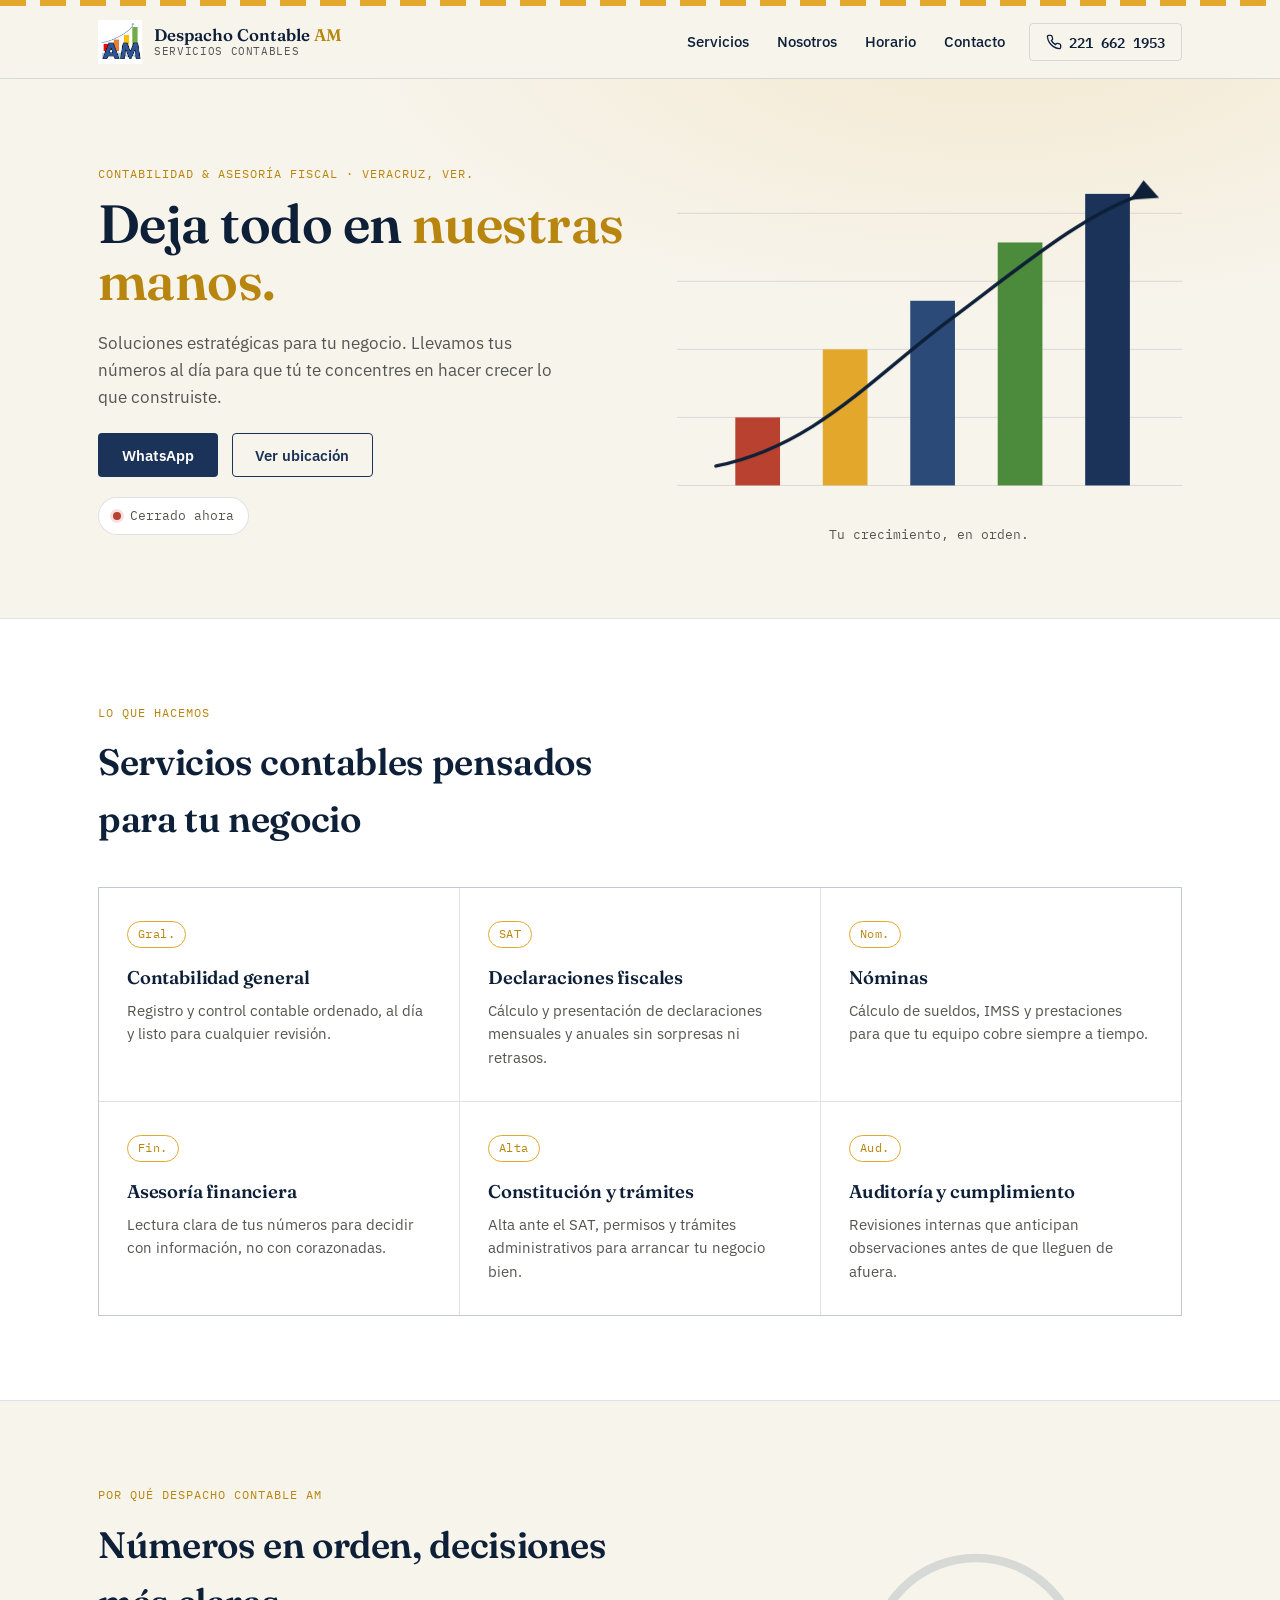
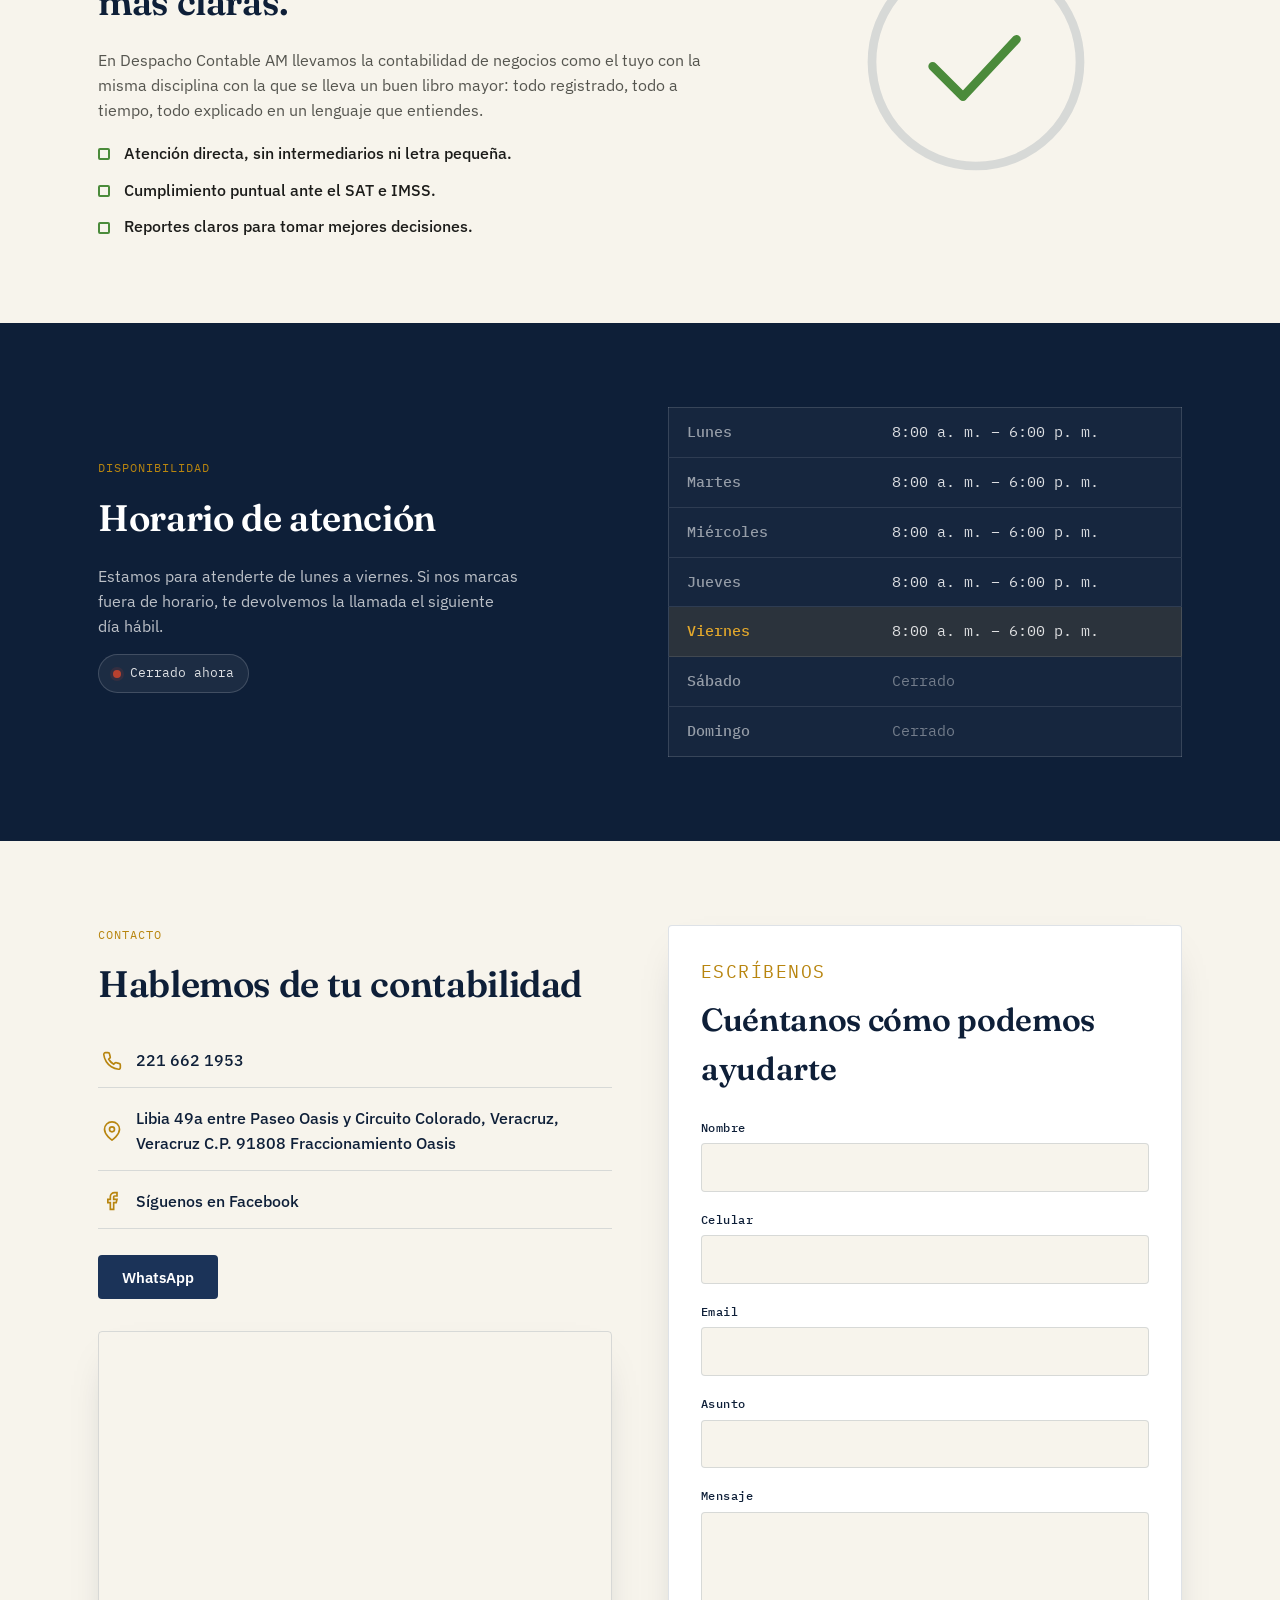
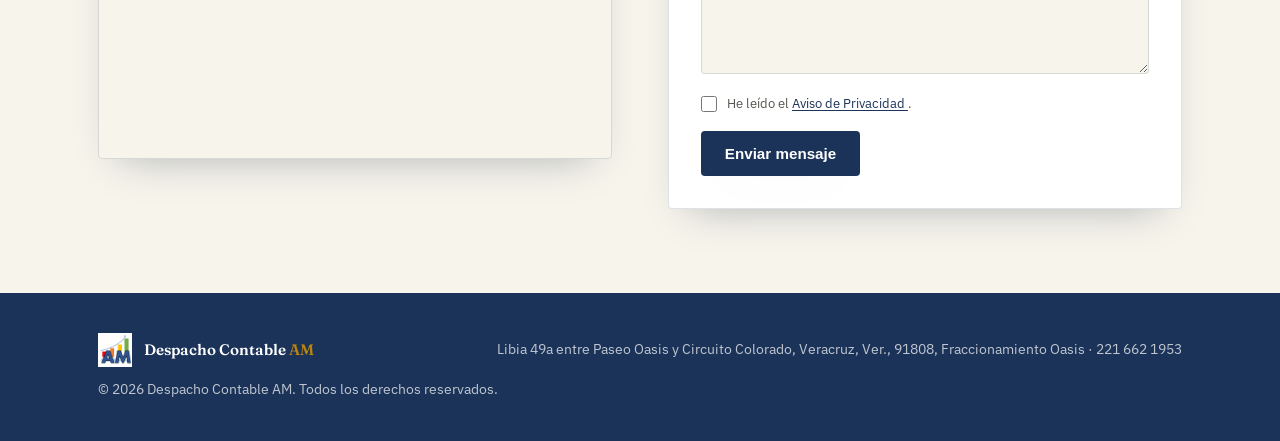
<file: index.html>
<!doctype html>
<html lang="es-MX">
  <head>
    <meta charset="UTF-8" />
    <meta name="viewport" content="width=device-width, initial-scale=1" />
    <meta name="robots" content="index, follow" />
    <title>
      Despacho Contable AM — Contabilidad y asesoría fiscal en Veracruz
    </title>
    <meta
      name="description"
      content="Despacho Contable AM: contabilidad general, nóminas, declaraciones fiscales y asesoría financiera en Veracruz, México. Deja todo en nuestras manos."
    />

    <link rel="canonical" href="https://despacho-contable-am.vercel.app/" />

    <link rel="icon" href="assets/logo.png" type="image/png" />
    <link rel="preconnect" href="https://fonts.googleapis.com" />
    <link rel="preconnect" href="https://fonts.gstatic.com" crossorigin />

    <meta property="og:type" content="website" />
    <meta property="og:locale" content="es_MX" />
    <meta
      property="og:title"
      content="Despacho Contable AM — Contabilidad y asesoría fiscal en Veracruz"
    />
    <meta
      property="og:description"
      content="Contabilidad general, nóminas, declaraciones fiscales y asesoría financiera en Veracruz, México."
    />
    <meta
      property="og:url"
      content="https://despacho-contable-am.vercel.app/"
    />
    <meta
      property="og:image"
      content="https://despacho-contable-am.vercel.app/assets/og-image.jpg"
    />

    <script type="application/ld+json">
      {
        "@context": "https://schema.org",
        "@type": "AccountingService",
        "name": "Despacho Contable AM",
        "url": "https://despacho-contable-am.vercel.app/",
        "logo": "https://despacho-contable-am.vercel.app/assets/logo.png",
        "image": "https://despacho-contable-am.vercel.app/assets/og-image.jpg",
        "telephone": "+522216621953",
        "address": {
          "@type": "PostalAddress",
          "streetAddress": "Libia 49a",
          "addressLocality": "Veracruz",
          "addressRegion": "Veracruz",
          "postalCode": "91808",
          "addressCountry": "MX"
        },
        "geo": {
          "@type": "GeoCoordinates",
          "latitude": 19.203451,
          "longitude": -96.219655
        },
        "openingHoursSpecification": [
          {
            "@type": "OpeningHoursSpecification",
            "dayOfWeek": [
              "Monday",
              "Tuesday",
              "Wednesday",
              "Thursday",
              "Friday"
            ],
            "opens": "08:00",
            "closes": "18:00"
          }
        ],
        "sameAs": ["https://www.facebook.com/profile.php?id=61553483250418"]
      }
    </script>

    <link
      href="https://fonts.googleapis.com/css2?family=Fraunces:opsz,wght@9..144,400;9..144,500;9..144,600;9..144,700&family=IBM+Plex+Sans:wght@400;500;600;700&family=IBM+Plex+Mono:wght@400;500&display=swap"
      rel="stylesheet"
    />
    <link rel="stylesheet" href="styles.css" />
  </head>

  <body id="top">
    <div class="ledger-rule" aria-hidden="true"></div>

    <header class="site-header">
      <div class="wrap header-inner">
        <a class="brand" href="#top">
          <img
            src="assets/logo.png"
            alt="Despacho Contable AM"
            class="brand-logo"
          />
          <span class="brand-text">
            <span class="brand-name">Despacho Contable <em>AM</em></span>
            <span class="brand-tag">Servicios contables</span>
          </span>
        </a>

        <nav class="site-nav" id="site-nav">
          <a href="#servicios">Servicios</a>
          <a href="#nosotros">Nosotros</a>
          <a href="#horario">Horario</a>
          <a href="#contacto">Contacto</a>
        </nav>

        <a
          class="btn btn-call"
          href="https://wa.me/522216621953"
          target="_blank"
          rel="noopener"
        >
          <svg
            width="16"
            height="16"
            viewBox="0 0 24 24"
            fill="none"
            stroke="currentColor"
            stroke-width="2"
          >
            <path
              d="M22 16.92v3a2 2 0 0 1-2.18 2 19.79 19.79 0 0 1-8.63-3.07 19.5 19.5 0 0 1-6-6 19.79 19.79 0 0 1-3.07-8.67A2 2 0 0 1 4.11 2h3a2 2 0 0 1 2 1.72c.127.96.362 1.903.7 2.81a2 2 0 0 1-.45 2.11L8.09 9.91a16 16 0 0 0 6 6l1.27-1.27a2 2 0 0 1 2.11-.45c.907.338 1.85.573 2.81.7A2 2 0 0 1 22 16.92z"
            />
          </svg>
          221 662 1953
        </a>

        <button
          class="nav-toggle"
          id="nav-toggle"
          aria-label="Abrir menú"
          aria-expanded="false"
          aria-controls="site-nav"
        >
          <span></span><span></span><span></span>
        </button>
      </div>
    </header>

    <main>
      <!-- HERO -->
      <section class="hero">
        <div class="wrap hero-inner">
          <div class="hero-copy">
            <p class="eyebrow">
              Contabilidad &amp; asesoría fiscal · Veracruz, Ver.
            </p>
            <h1>Deja todo en <em>nuestras manos.</em></h1>
            <p class="hero-lead">
              Soluciones estratégicas para tu negocio. Llevamos tus números al
              día para que tú te concentres en hacer crecer lo que construiste.
            </p>
            <div class="hero-actions">
              <a
                href="https://wa.me/522216621953"
                class="btn btn-primary contact-cta"
                target="_blank"
                rel="noopener"
                >WhatsApp</a
              >
              <a href="#contacto" class="btn btn-ghost">Ver ubicación</a>
            </div>
            <p class="hero-status" id="hero-status">
              <span class="status-dot" id="status-dot"></span>
              <span id="status-text">Consultando horario…</span>
            </p>
          </div>

          <div class="hero-chart" aria-hidden="true">
            <svg viewBox="0 0 520 380" class="chart-svg">
              <!-- ledger grid -->
              <g class="grid-lines">
                <line x1="0" y1="60" x2="520" y2="60" />
                <line x1="0" y1="130" x2="520" y2="130" />
                <line x1="0" y1="200" x2="520" y2="200" />
                <line x1="0" y1="270" x2="520" y2="270" />
                <line x1="0" y1="340" x2="520" y2="340" />
              </g>
              <!-- bars -->
              <rect class="bar bar-1" x="60" y="270" width="46" height="70" />
              <rect class="bar bar-2" x="150" y="200" width="46" height="140" />
              <rect class="bar bar-3" x="240" y="150" width="46" height="190" />
              <rect class="bar bar-4" x="330" y="90" width="46" height="250" />
              <rect class="bar bar-5" x="420" y="40" width="46" height="300" />
              <!-- ascending line -->
              <path
                class="ascend-line"
                d="M40 320 C 140 300, 200 230, 280 170 S 420 60, 480 40"
              />
              <polygon class="ascend-arrow" points="480,26 496,44 466,46" />
            </svg>
            <p class="chart-caption">Tu crecimiento, en orden.</p>
          </div>
        </div>
      </section>

      <!-- SERVICIOS -->
      <section id="servicios" class="section services">
        <div class="wrap">
          <p class="eyebrow">Lo que hacemos</p>
          <h2>Servicios contables pensados para tu negocio</h2>

          <div class="service-grid">
            <article class="service-card">
              <span class="service-mark">Gral.</span>
              <h3>Contabilidad general</h3>
              <p>
                Registro y control contable ordenado, al día y listo para
                cualquier revisión.
              </p>
            </article>
            <article class="service-card">
              <span class="service-mark">SAT</span>
              <h3>Declaraciones fiscales</h3>
              <p>
                Cálculo y presentación de declaraciones mensuales y anuales sin
                sorpresas ni retrasos.
              </p>
            </article>
            <article class="service-card">
              <span class="service-mark">Nom.</span>
              <h3>Nóminas</h3>
              <p>
                Cálculo de sueldos, IMSS y prestaciones para que tu equipo cobre
                siempre a tiempo.
              </p>
            </article>
            <article class="service-card">
              <span class="service-mark">Fin.</span>
              <h3>Asesoría financiera</h3>
              <p>
                Lectura clara de tus números para decidir con información, no
                con corazonadas.
              </p>
            </article>
            <article class="service-card">
              <span class="service-mark">Alta</span>
              <h3>Constitución y trámites</h3>
              <p>
                Alta ante el SAT, permisos y trámites administrativos para
                arrancar tu negocio bien.
              </p>
            </article>
            <article class="service-card">
              <span class="service-mark">Aud.</span>
              <h3>Auditoría y cumplimiento</h3>
              <p>
                Revisiones internas que anticipan observaciones antes de que
                lleguen de afuera.
              </p>
            </article>
          </div>
        </div>
      </section>

      <!-- NOSOTROS -->
      <section id="nosotros" class="section about">
        <div class="wrap about-inner">
          <div class="about-copy">
            <p class="eyebrow">Por qué Despacho Contable AM</p>
            <h2>Números en orden, decisiones más claras.</h2>
            <p>
              En Despacho Contable AM llevamos la contabilidad de negocios como
              el tuyo con la misma disciplina con la que se lleva un buen libro
              mayor: todo registrado, todo a tiempo, todo explicado en un
              lenguaje que entiendes.
            </p>
            <ul class="about-points">
              <li>Atención directa, sin intermediarios ni letra pequeña.</li>
              <li>Cumplimiento puntual ante el SAT e IMSS.</li>
              <li>Reportes claros para tomar mejores decisiones.</li>
            </ul>
          </div>
          <div class="about-figure" aria-hidden="true">
            <svg viewBox="0 0 300 300" class="figure-svg">
              <circle cx="150" cy="150" r="120" class="figure-ring" />
              <path class="figure-tick" d="M100 155 L135 190 L205 115" />
            </svg>
          </div>
        </div>
      </section>

      <!-- HORARIO -->
      <section id="horario" class="section schedule">
        <div class="wrap schedule-inner">
          <div>
            <p class="eyebrow">Disponibilidad</p>
            <h2>Horario de atención</h2>
            <p class="schedule-lead">
              Estamos para atenderte de lunes a viernes. Si nos marcas fuera de
              horario, te devolvemos la llamada el siguiente día hábil.
            </p>
            <p class="hero-status schedule-status">
              <span class="status-dot" id="status-dot-2"></span>
              <span id="status-text-2">Consultando horario…</span>
            </p>
          </div>

          <table class="schedule-table" id="schedule-table">
            <tbody>
              <tr data-day="1">
                <th>Lunes</th>
                <td>8:00 a. m. – 6:00 p. m.</td>
              </tr>
              <tr data-day="2">
                <th>Martes</th>
                <td>8:00 a. m. – 6:00 p. m.</td>
              </tr>
              <tr data-day="3">
                <th>Miércoles</th>
                <td>8:00 a. m. – 6:00 p. m.</td>
              </tr>
              <tr data-day="4">
                <th>Jueves</th>
                <td>8:00 a. m. – 6:00 p. m.</td>
              </tr>
              <tr data-day="5">
                <th>Viernes</th>
                <td>8:00 a. m. – 6:00 p. m.</td>
              </tr>
              <tr data-day="6">
                <th>Sábado</th>
                <td class="closed">Cerrado</td>
              </tr>
              <tr data-day="0">
                <th>Domingo</th>
                <td class="closed">Cerrado</td>
              </tr>
            </tbody>
          </table>
        </div>
      </section>

      <!-- CONTACTO -->
      <section id="contacto" class="section contact">
        <div class="wrap contact-inner">
          <div class="contact-copy">
            <p class="eyebrow">Contacto</p>
            <h2>Hablemos de tu contabilidad</h2>

            <div class="contact-list">
              <a
                href="https://wa.me/522216621953"
                class="contact-item"
                target="_blank"
                rel="noopener"
              >
                <svg
                  width="20"
                  height="20"
                  viewBox="0 0 24 24"
                  fill="none"
                  stroke="currentColor"
                  stroke-width="2"
                >
                  <path
                    d="M22 16.92v3a2 2 0 0 1-2.18 2 19.79 19.79 0 0 1-8.63-3.07 19.5 19.5 0 0 1-6-6 19.79 19.79 0 0 1-3.07-8.67A2 2 0 0 1 4.11 2h3a2 2 0 0 1 2 1.72c.127.96.362 1.903.7 2.81a2 2 0 0 1-.45 2.11L8.09 9.91a16 16 0 0 0 6 6l1.27-1.27a2 2 0 0 1 2.11-.45c.907.338 1.85.573 2.81.7A2 2 0 0 1 22 16.92z"
                  />
                </svg>
                <span>221 662 1953</span>
              </a>

              <a
                class="contact-item"
                href="https://maps.app.goo.gl/DfeY7uZKvS2wfUbW8"
                target="_blank"
                rel="noopener"
              >
                <svg
                  width="20"
                  height="20"
                  viewBox="0 0 24 24"
                  fill="none"
                  stroke="currentColor"
                  stroke-width="2"
                >
                  <path d="M21 10c0 7-9 13-9 13s-9-6-9-13a9 9 0 0 1 18 0z" />
                  <circle cx="12" cy="10" r="3" />
                </svg>
                <span
                  >Libia 49a entre Paseo Oasis y Circuito Colorado, Veracruz,
                  Veracruz C.P. 91808 Fraccionamiento Oasis</span
                >
              </a>

              <a
                class="contact-item"
                href="https://www.facebook.com/profile.php?id=61553483250418"
                target="_blank"
                rel="noopener"
              >
                <svg
                  width="20"
                  height="20"
                  viewBox="0 0 24 24"
                  fill="none"
                  stroke="currentColor"
                  stroke-width="2"
                >
                  <path
                    d="M18 2h-3a5 5 0 0 0-5 5v3H7v4h3v8h4v-8h3l1-4h-4V7a1 1 0 0 1 1-1h3z"
                  />
                </svg>
                <span>Síguenos en Facebook</span>
              </a>
            </div>

            <a
              href="https://wa.me/522216621953"
              class="btn btn-primary contact-cta"
              target="_blank"
              rel="noopener"
            >
              WhatsApp
            </a>
            <div class="contact-map">
              <iframe
                title="Ubicación Despacho Contable AM"
                src="https://www.google.com/maps/embed?pb=!1m17!1m12!1m3!1d3767.8111058384743!2d-96.21965499999999!3d19.203450999999998!2m3!1f0!2f0!3f0!3m2!1i1024!2i768!4f13.1!3m2!1m1!2zMTnCsDEyJzEyLjQiTiA5NsKwMTMnMTAuOCJX!5e0!3m2!1ses!2smx!4v1786740203507!5m2!1ses!2smx"
                width="600"
                height="450"
                style="border: 0"
                allowfullscreen=""
                loading="lazy"
                referrerpolicy="strict-origin-when-cross-origin"
              ></iframe>
            </div>
          </div>

          <div class="contact-form">
            <p class="eyebrow">Escríbenos</p>
            <h3>Cuéntanos cómo podemos ayudarte</h3>
            <form
              action="https://formsubmit.co/luisalg5@icloud.com"
              method="POST"
            >
              <input
                type="hidden"
                name="_subject"
                value="Nuevo mensaje desde Despacho Contable AM"
              />

              <input type="hidden" name="_captcha" value="true" />

              <input
                type="hidden"
                name="_next"
                value="https://despacho-contable-am.vercel.app/gracias.html"
              />

              <input
                type="text"
                name="_honey"
                style="display: none"
                tabindex="-1"
                autocomplete="off"
              />

              <div class="form-field">
                <label for="name">Nombre</label>
                <input
                  type="text"
                  id="name"
                  name="name"
                  autocomplete="name"
                  required
                />
              </div>

              <div class="form-field">
                <label for="phone">Celular</label>
                <input
                  type="tel"
                  id="phone"
                  name="phone"
                  autocomplete="tel"
                  inputmode="tel"
                  required
                />
              </div>

              <div class="form-field">
                <label for="email">Email</label>
                <input
                  type="email"
                  id="email"
                  name="email"
                  autocomplete="email"
                  required
                />
              </div>

              <div class="form-field">
                <label for="subject">Asunto</label>
                <input type="text" id="subject" name="subject" required />
              </div>

              <div class="form-field">
                <label for="message">Mensaje</label>
                <textarea
                  id="message"
                  name="message"
                  rows="6"
                  required
                ></textarea>
              </div>

              <div class="form-privacy">
                <label>
                  <input type="checkbox" name="privacy" required />
                  <span>
                    He leído el
                    <a href="/aviso-de-privacidad.html"> Aviso de Privacidad </a
                    >.
                  </span>
                </label>
              </div>

              <button type="submit" class="btn btn-primary">
                Enviar mensaje
              </button>
            </form>
          </div>
        </div>
      </section>
    </main>

    <footer class="site-footer">
      <div class="wrap footer-inner">
        <div class="brand footer-brand">
          <img
            src="assets/logo.png"
            alt="Despacho Contable AM"
            class="brand-logo brand-logo-sm"
          />
          <span class="brand-name">Despacho Contable <em>AM</em></span>
        </div>
        <p>
          <a
            href="https://maps.app.goo.gl/DfeY7uZKvS2wfUbW8"
            target="_blank"
            rel="noopener"
          >
            Libia 49a entre Paseo Oasis y Circuito Colorado, Veracruz, Ver.,
            91808, Fraccionamiento Oasis
          </a>
          ·
          <a href="https://wa.me/522216621953" target="_blank" rel="noopener">
            221 662 1953
          </a>
        </p>
        <p class="footer-fine">
          © <span id="year"></span> Despacho Contable AM. Todos los derechos
          reservados.
        </p>
      </div>
    </footer>
    <button
      class="back-to-top"
      id="back-to-top"
      aria-label="Volver al inicio"
      title="Volver al inicio"
    >
      ↑
    </button>
    <script src="script.js"></script>
  </body>
</html>
</file>
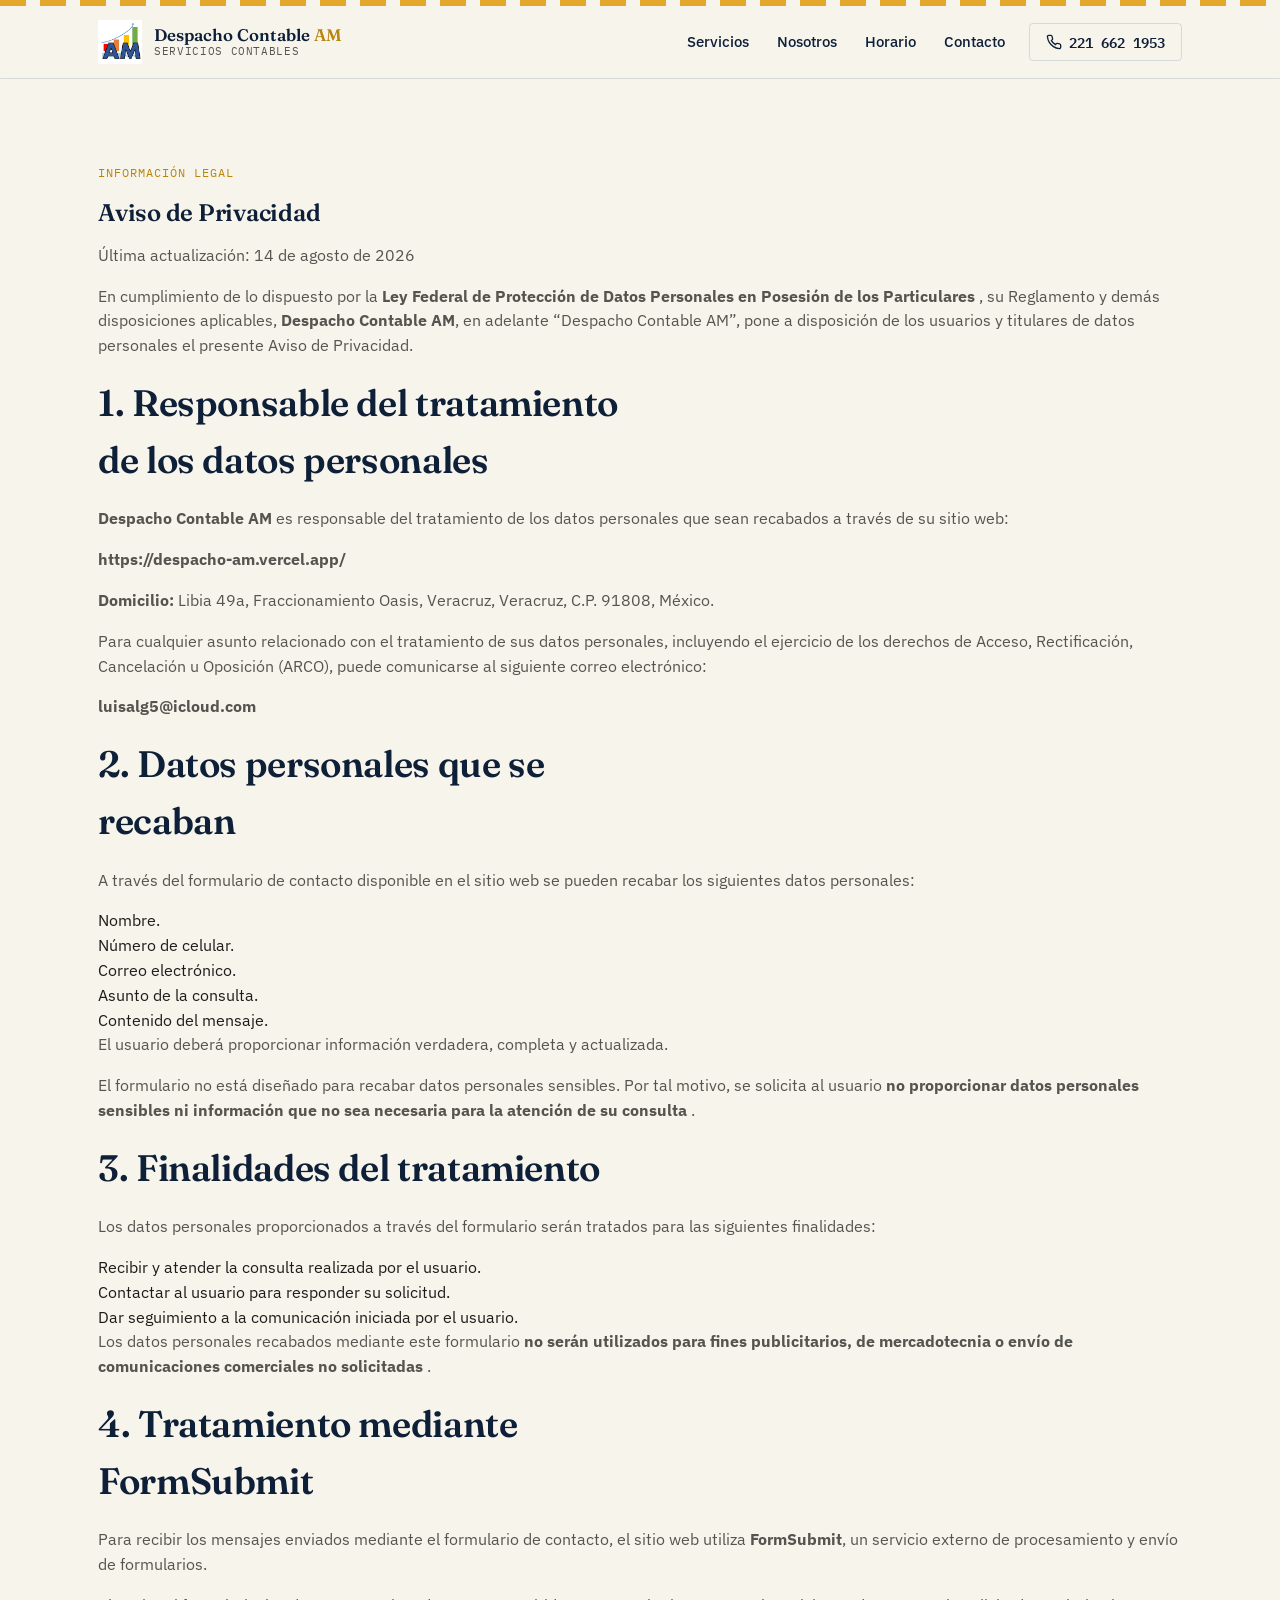
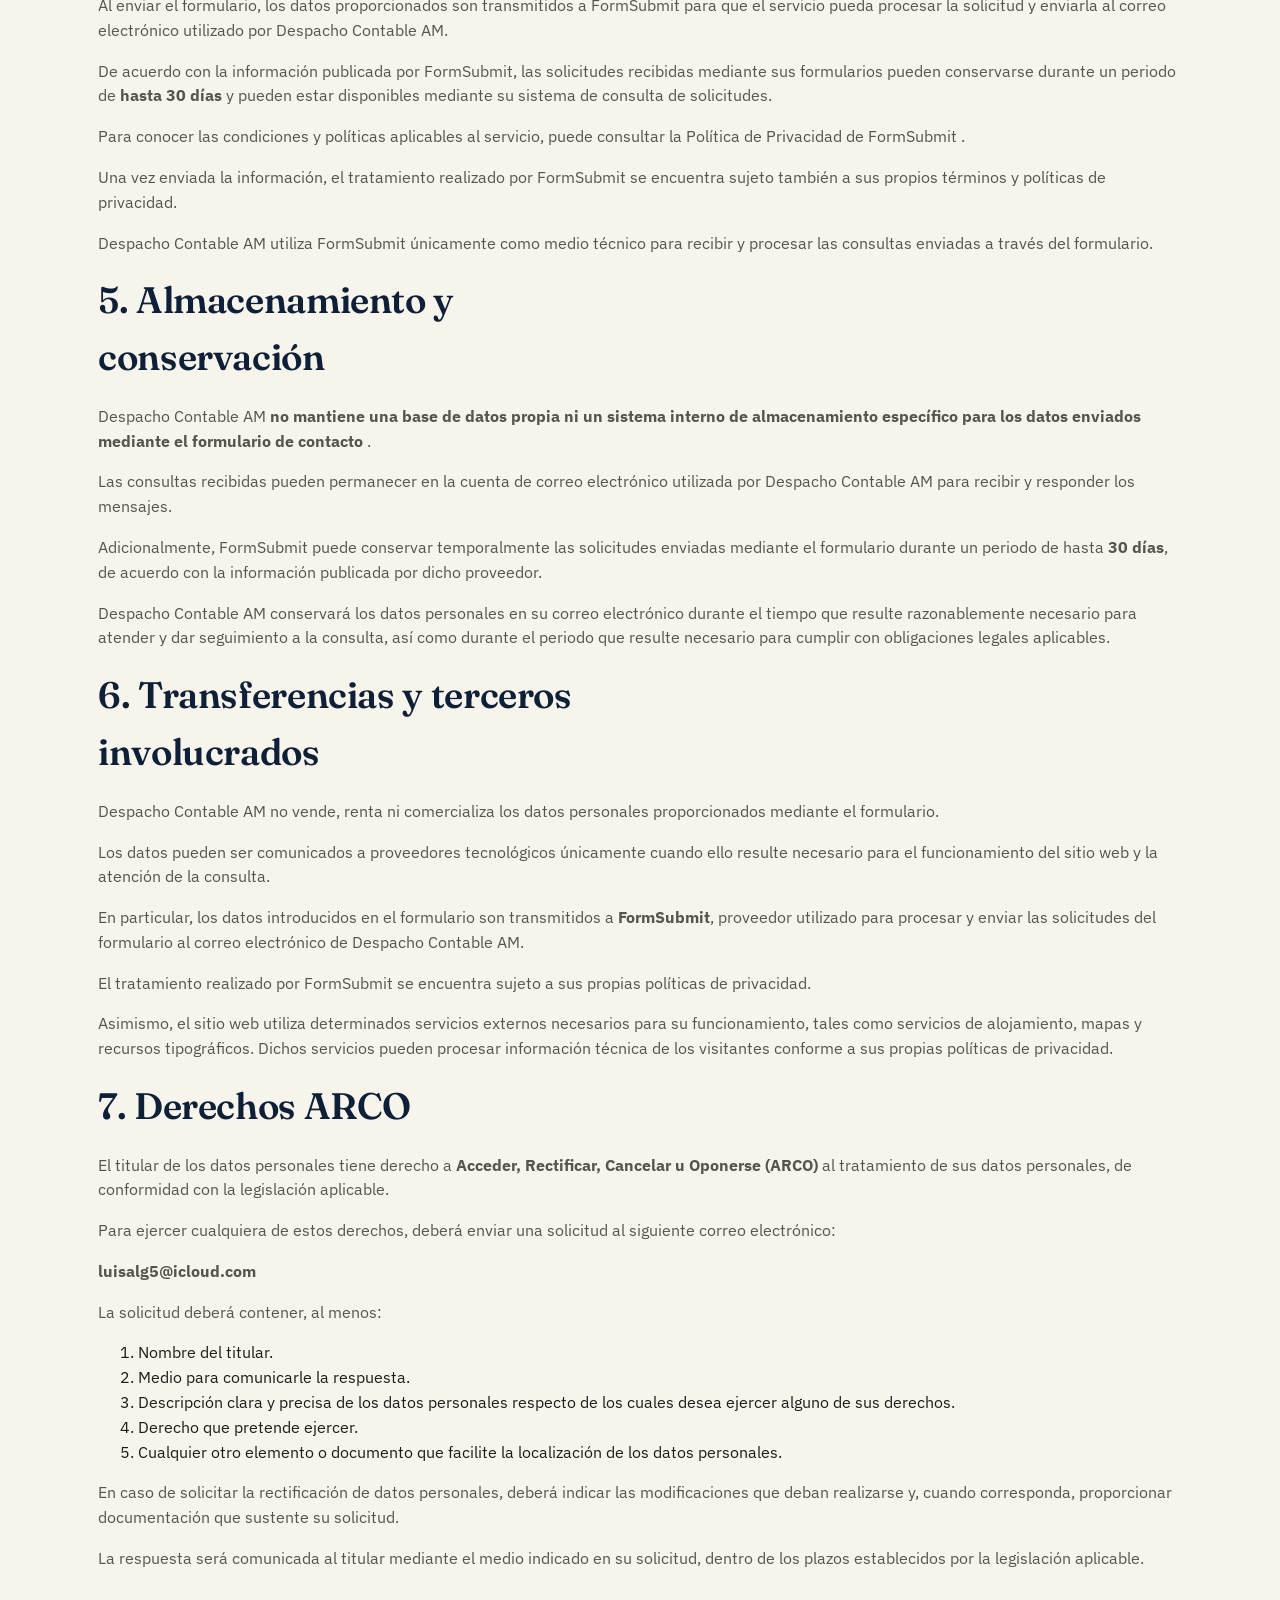
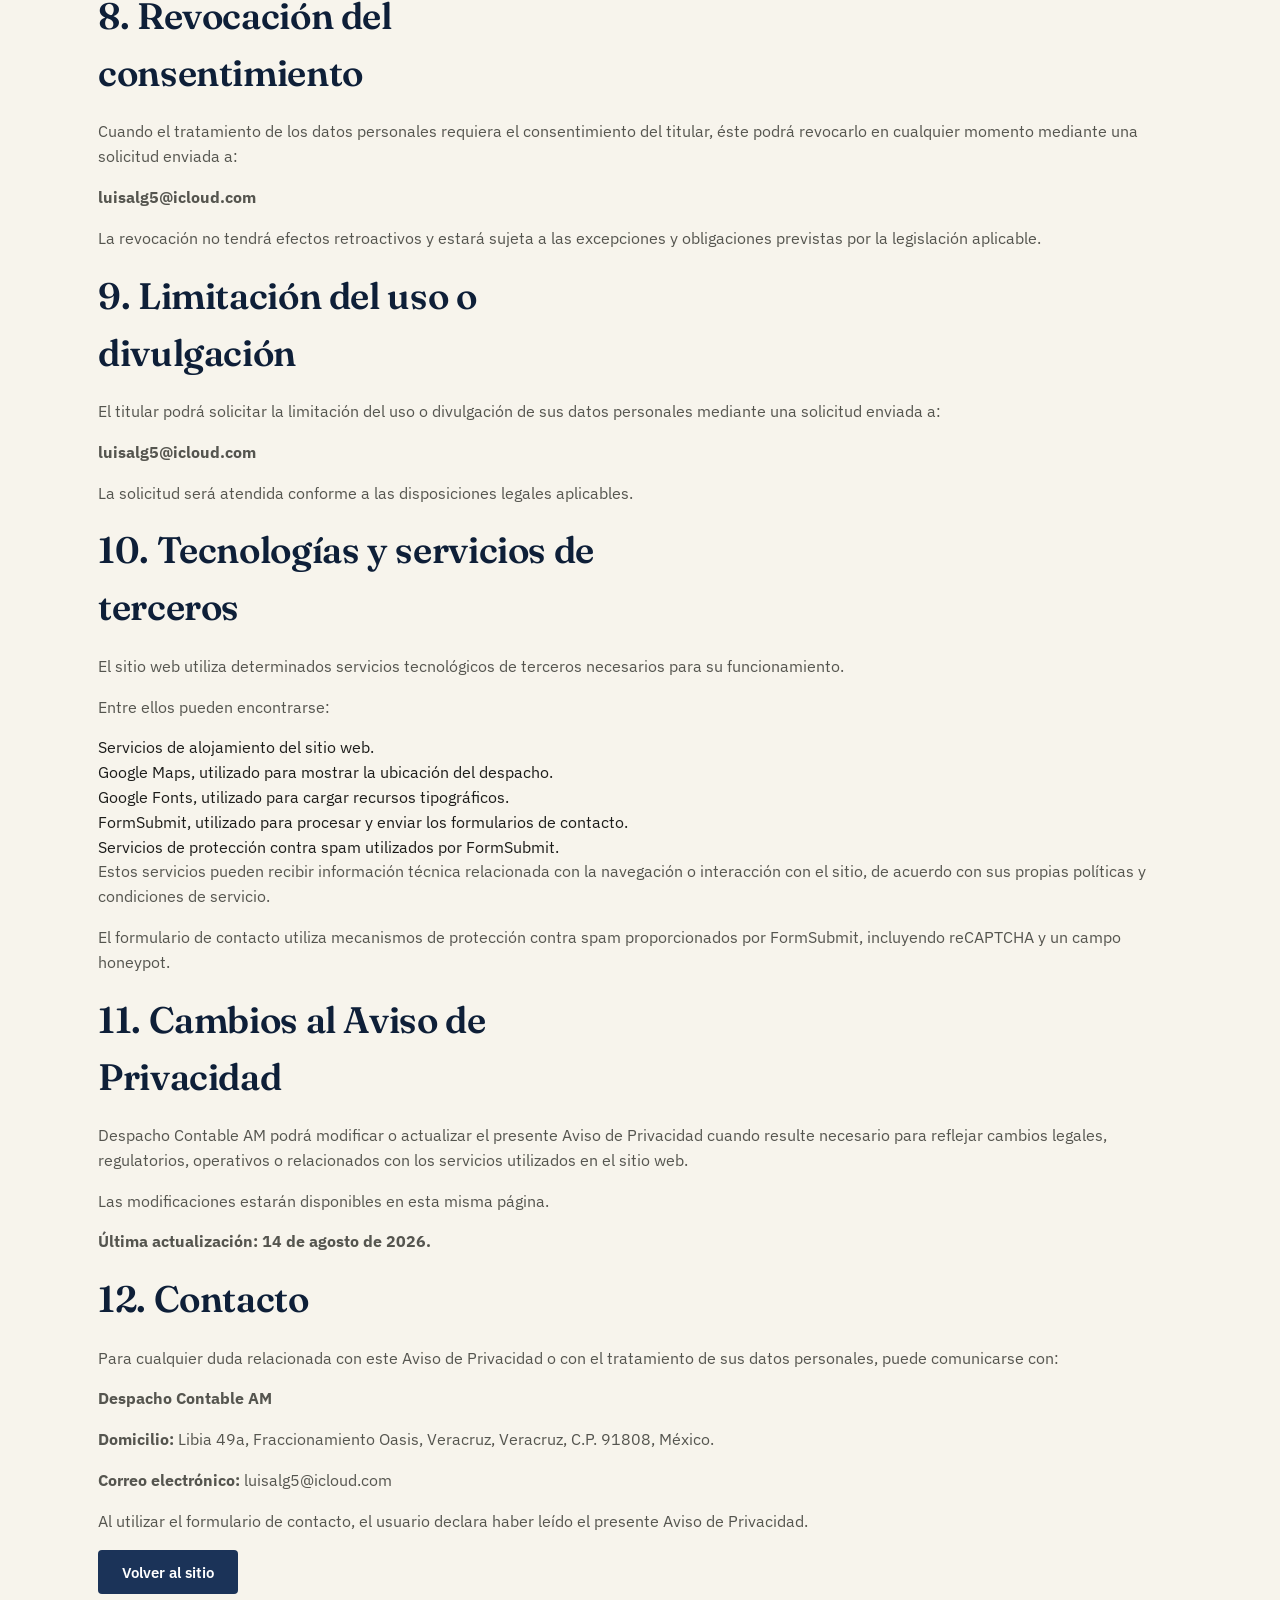
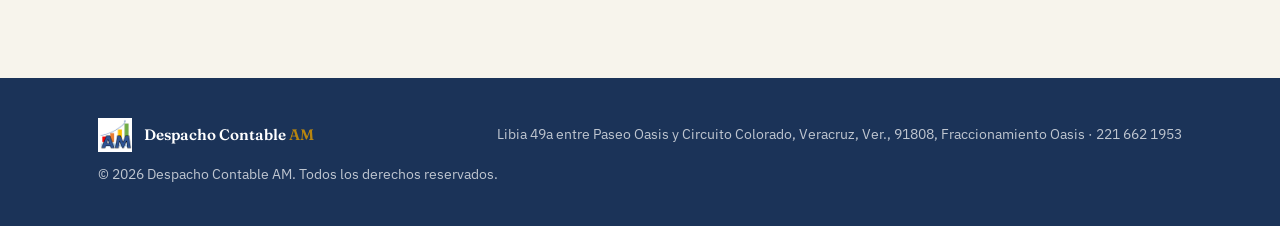
<file: aviso-de-privacidad.html>
<!doctype html>
<html lang="es-MX">
  <head>
    <meta charset="UTF-8" />
    <meta name="viewport" content="width=device-width, initial-scale=1" />

    <meta name="robots" content="index, follow" />

    <title>Aviso de Privacidad — Despacho Contable AM</title>

    <meta
      name="description"
      content="Aviso de Privacidad de Despacho Contable AM"
    />

    <link
      rel="canonical"
      href="https://despacho-am.vercel.app/aviso-de-privacidad.html"
    />

    <link rel="icon" href="assets/logo.png" type="image/png" />

    <link rel="preconnect" href="https://fonts.googleapis.com" />
    <link rel="preconnect" href="https://fonts.gstatic.com" crossorigin />

    <link
      href="https://fonts.googleapis.com/css2?family=Fraunces:opsz,wght@9..144,400;9..144,500;9..144,600;9..144,700&family=IBM+Plex+Sans:wght@400;500;600;700&family=IBM+Plex+Mono:wght@400;500&display=swap"
      rel="stylesheet"
    />

    <link rel="stylesheet" href="styles.css" />
  </head>

  <body>
    <div class="ledger-rule" aria-hidden="true"></div>

    <header class="site-header" id="top">
      <div class="wrap header-inner">
        <a class="brand" href="index.html">
          <img
            src="assets/logo.png"
            alt="Despacho Contable AM"
            class="brand-logo"
          />

          <span class="brand-text">
            <span class="brand-name"> Despacho Contable <em>AM</em> </span>

            <span class="brand-tag">Servicios contables</span>
          </span>
        </a>

        <nav class="site-nav" id="site-nav" aria-label="Navegación principal">
          <a href="index.html#servicios">Servicios</a>
          <a href="index.html#nosotros">Nosotros</a>
          <a href="index.html#horario">Horario</a>
          <a href="index.html#contacto">Contacto</a>
        </nav>

        <a
          class="btn btn-call"
          href="https://wa.me/522216621953"
          target="_blank"
          rel="noopener"
        >
          <svg
            width="16"
            height="16"
            viewBox="0 0 24 24"
            fill="none"
            stroke="currentColor"
            stroke-width="2"
            aria-hidden="true"
          >
            <path
              d="M22 16.92v3a2 2 0 0 1-2.18 2 19.79 19.79 0 0 1-8.63-3.07 19.5 19.5 0 0 1-6-6 19.79 19.79 0 0 1-3.07-8.67A2 2 0 0 1 4.11 2h3a2 2 0 0 1 2 1.72c.127.96.362 1.903.7 2.81a2 2 0 0 1-.45 2.11L8.09 9.91a16 16 0 0 0 6 6l1.27-1.27a2 2 0 0 1 2.11-.45c.907.338 1.85.573 2.81.7A2 2 0 0 1 22 16.92z"
            />
          </svg>

          221 662 1953
        </a>

        <button
          class="nav-toggle"
          id="nav-toggle"
          type="button"
          aria-label="Abrir menú"
          aria-expanded="false"
          aria-controls="site-nav"
        >
          <span></span>
          <span></span>
          <span></span>
        </button>
      </div>
    </header>

    <main>
      <section class="section privacy-page">
        <div class="wrap">
          <div class="privacy-header">
            <p class="eyebrow">Información legal</p>

            <h1>Aviso de Privacidad</h1>

            <p class="privacy-updated">
              Última actualización: 14 de agosto de 2026
            </p>
          </div>

          <div class="privacy-content">
            <p>
              En cumplimiento de lo dispuesto por la
              <strong>
                Ley Federal de Protección de Datos Personales en Posesión de los
                Particulares </strong
              >, su Reglamento y demás disposiciones aplicables,
              <strong>Despacho Contable AM</strong>, en adelante “Despacho
              Contable AM”, pone a disposición de los usuarios y titulares de
              datos personales el presente Aviso de Privacidad.
            </p>

            <h2>1. Responsable del tratamiento de los datos personales</h2>

            <p>
              <strong>Despacho Contable AM</strong> es responsable del
              tratamiento de los datos personales que sean recabados a través de
              su sitio web:
            </p>

            <p>
              <strong> https://despacho-am.vercel.app/ </strong>
            </p>

            <p>
              <strong>Domicilio:</strong> Libia 49a, Fraccionamiento Oasis,
              Veracruz, Veracruz, C.P. 91808, México.
            </p>

            <p>
              Para cualquier asunto relacionado con el tratamiento de sus datos
              personales, incluyendo el ejercicio de los derechos de Acceso,
              Rectificación, Cancelación u Oposición (ARCO), puede comunicarse
              al siguiente correo electrónico:
            </p>

            <p>
              <strong>
                <a href="mailto:luisalg5@icloud.com"> luisalg5@icloud.com </a>
              </strong>
            </p>

            <h2>2. Datos personales que se recaban</h2>

            <p>
              A través del formulario de contacto disponible en el sitio web se
              pueden recabar los siguientes datos personales:
            </p>

            <ul>
              <li>Nombre.</li>
              <li>Número de celular.</li>
              <li>Correo electrónico.</li>
              <li>Asunto de la consulta.</li>
              <li>Contenido del mensaje.</li>
            </ul>

            <p>
              El usuario deberá proporcionar información verdadera, completa y
              actualizada.
            </p>

            <p>
              El formulario no está diseñado para recabar datos personales
              sensibles. Por tal motivo, se solicita al usuario
              <strong>
                no proporcionar datos personales sensibles ni información que no
                sea necesaria para la atención de su consulta </strong
              >.
            </p>

            <h2>3. Finalidades del tratamiento</h2>

            <p>
              Los datos personales proporcionados a través del formulario serán
              tratados para las siguientes finalidades:
            </p>

            <ul>
              <li>Recibir y atender la consulta realizada por el usuario.</li>
              <li>Contactar al usuario para responder su solicitud.</li>
              <li>
                Dar seguimiento a la comunicación iniciada por el usuario.
              </li>
            </ul>

            <p>
              Los datos personales recabados mediante este formulario
              <strong>
                no serán utilizados para fines publicitarios, de mercadotecnia o
                envío de comunicaciones comerciales no solicitadas </strong
              >.
            </p>

            <h2>4. Tratamiento mediante FormSubmit</h2>

            <p>
              Para recibir los mensajes enviados mediante el formulario de
              contacto, el sitio web utiliza
              <strong>FormSubmit</strong>, un servicio externo de procesamiento
              y envío de formularios.
            </p>

            <p>
              Al enviar el formulario, los datos proporcionados son transmitidos
              a FormSubmit para que el servicio pueda procesar la solicitud y
              enviarla al correo electrónico utilizado por Despacho Contable AM.
            </p>

            <p>
              De acuerdo con la información publicada por FormSubmit, las
              solicitudes recibidas mediante sus formularios pueden conservarse
              durante un periodo de <strong>hasta 30 días</strong> y pueden
              estar disponibles mediante su sistema de consulta de solicitudes.
            </p>

            <p>
              Para conocer las condiciones y políticas aplicables al servicio,
              puede consultar la
              <a
                href="https://formsubmit.co/privacy.pdf"
                target="_blank"
                rel="noopener noreferrer"
              >
                Política de Privacidad de FormSubmit </a
              >.
            </p>

            <p>
              Una vez enviada la información, el tratamiento realizado por
              FormSubmit se encuentra sujeto también a sus propios términos y
              políticas de privacidad.
            </p>

            <p>
              Despacho Contable AM utiliza FormSubmit únicamente como medio
              técnico para recibir y procesar las consultas enviadas a través
              del formulario.
            </p>

            <h2>5. Almacenamiento y conservación</h2>

            <p>
              Despacho Contable AM
              <strong>
                no mantiene una base de datos propia ni un sistema interno de
                almacenamiento específico para los datos enviados mediante el
                formulario de contacto </strong
              >.
            </p>

            <p>
              Las consultas recibidas pueden permanecer en la cuenta de correo
              electrónico utilizada por Despacho Contable AM para recibir y
              responder los mensajes.
            </p>

            <p>
              Adicionalmente, FormSubmit puede conservar temporalmente las
              solicitudes enviadas mediante el formulario durante un periodo de
              hasta <strong>30 días</strong>, de acuerdo con la información
              publicada por dicho proveedor.
            </p>

            <p>
              Despacho Contable AM conservará los datos personales en su correo
              electrónico durante el tiempo que resulte razonablemente necesario
              para atender y dar seguimiento a la consulta, así como durante el
              periodo que resulte necesario para cumplir con obligaciones
              legales aplicables.
            </p>

            <h2>6. Transferencias y terceros involucrados</h2>

            <p>
              Despacho Contable AM no vende, renta ni comercializa los datos
              personales proporcionados mediante el formulario.
            </p>

            <p>
              Los datos pueden ser comunicados a proveedores tecnológicos
              únicamente cuando ello resulte necesario para el funcionamiento
              del sitio web y la atención de la consulta.
            </p>

            <p>
              En particular, los datos introducidos en el formulario son
              transmitidos a <strong>FormSubmit</strong>, proveedor utilizado
              para procesar y enviar las solicitudes del formulario al correo
              electrónico de Despacho Contable AM.
            </p>

            <p>
              El tratamiento realizado por FormSubmit se encuentra sujeto a sus
              propias políticas de privacidad.
            </p>

            <p>
              Asimismo, el sitio web utiliza determinados servicios externos
              necesarios para su funcionamiento, tales como servicios de
              alojamiento, mapas y recursos tipográficos. Dichos servicios
              pueden procesar información técnica de los visitantes conforme a
              sus propias políticas de privacidad.
            </p>

            <h2>7. Derechos ARCO</h2>

            <p>
              El titular de los datos personales tiene derecho a
              <strong> Acceder, Rectificar, Cancelar u Oponerse (ARCO) </strong>
              al tratamiento de sus datos personales, de conformidad con la
              legislación aplicable.
            </p>

            <p>
              Para ejercer cualquiera de estos derechos, deberá enviar una
              solicitud al siguiente correo electrónico:
            </p>

            <p>
              <strong>
                <a href="mailto:luisalg5@icloud.com"> luisalg5@icloud.com </a>
              </strong>
            </p>

            <p>La solicitud deberá contener, al menos:</p>

            <ol>
              <li>Nombre del titular.</li>
              <li>Medio para comunicarle la respuesta.</li>
              <li>
                Descripción clara y precisa de los datos personales respecto de
                los cuales desea ejercer alguno de sus derechos.
              </li>
              <li>Derecho que pretende ejercer.</li>
              <li>
                Cualquier otro elemento o documento que facilite la localización
                de los datos personales.
              </li>
            </ol>

            <p>
              En caso de solicitar la rectificación de datos personales, deberá
              indicar las modificaciones que deban realizarse y, cuando
              corresponda, proporcionar documentación que sustente su solicitud.
            </p>

            <p>
              La respuesta será comunicada al titular mediante el medio indicado
              en su solicitud, dentro de los plazos establecidos por la
              legislación aplicable.
            </p>

            <h2>8. Revocación del consentimiento</h2>

            <p>
              Cuando el tratamiento de los datos personales requiera el
              consentimiento del titular, éste podrá revocarlo en cualquier
              momento mediante una solicitud enviada a:
            </p>

            <p>
              <strong>
                <a href="mailto:luisalg5@icloud.com"> luisalg5@icloud.com </a>
              </strong>
            </p>

            <p>
              La revocación no tendrá efectos retroactivos y estará sujeta a las
              excepciones y obligaciones previstas por la legislación aplicable.
            </p>

            <h2>9. Limitación del uso o divulgación</h2>

            <p>
              El titular podrá solicitar la limitación del uso o divulgación de
              sus datos personales mediante una solicitud enviada a:
            </p>

            <p>
              <strong>
                <a href="mailto:luisalg5@icloud.com"> luisalg5@icloud.com </a>
              </strong>
            </p>

            <p>
              La solicitud será atendida conforme a las disposiciones legales
              aplicables.
            </p>

            <h2>10. Tecnologías y servicios de terceros</h2>

            <p>
              El sitio web utiliza determinados servicios tecnológicos de
              terceros necesarios para su funcionamiento.
            </p>

            <p>Entre ellos pueden encontrarse:</p>

            <ul>
              <li>Servicios de alojamiento del sitio web.</li>
              <li>
                Google Maps, utilizado para mostrar la ubicación del despacho.
              </li>
              <li>
                Google Fonts, utilizado para cargar recursos tipográficos.
              </li>
              <li>
                FormSubmit, utilizado para procesar y enviar los formularios de
                contacto.
              </li>
              <li>
                Servicios de protección contra spam utilizados por FormSubmit.
              </li>
            </ul>

            <p>
              Estos servicios pueden recibir información técnica relacionada con
              la navegación o interacción con el sitio, de acuerdo con sus
              propias políticas y condiciones de servicio.
            </p>

            <p>
              El formulario de contacto utiliza mecanismos de protección contra
              spam proporcionados por FormSubmit, incluyendo reCAPTCHA y un
              campo honeypot.
            </p>

            <h2>11. Cambios al Aviso de Privacidad</h2>

            <p>
              Despacho Contable AM podrá modificar o actualizar el presente
              Aviso de Privacidad cuando resulte necesario para reflejar cambios
              legales, regulatorios, operativos o relacionados con los servicios
              utilizados en el sitio web.
            </p>

            <p>Las modificaciones estarán disponibles en esta misma página.</p>

            <p>
              <strong> Última actualización: 14 de agosto de 2026. </strong>
            </p>

            <h2>12. Contacto</h2>

            <p>
              Para cualquier duda relacionada con este Aviso de Privacidad o con
              el tratamiento de sus datos personales, puede comunicarse con:
            </p>

            <div class="privacy-contact">
              <p>
                <strong>Despacho Contable AM</strong>
              </p>

              <p>
                <strong>Domicilio:</strong> Libia 49a, Fraccionamiento Oasis,
                Veracruz, Veracruz, C.P. 91808, México.
              </p>

              <p>
                <strong>Correo electrónico:</strong>
                <a href="mailto:luisalg5@icloud.com"> luisalg5@icloud.com </a>
              </p>
            </div>

            <p class="privacy-final">
              Al utilizar el formulario de contacto, el usuario declara haber
              leído el presente Aviso de Privacidad.
            </p>

            <div class="privacy-back">
              <a href="index.html" class="btn btn-primary"> Volver al sitio </a>
            </div>
          </div>
        </div>
      </section>
    </main>

    <footer class="site-footer">
      <div class="wrap footer-inner">
        <div class="brand footer-brand">
          <img
            src="assets/logo.png"
            alt="Despacho Contable AM"
            class="brand-logo brand-logo-sm"
          />

          <span class="brand-name"> Despacho Contable <em>AM</em> </span>
        </div>

        <p>
          <a
            href="https://maps.app.goo.gl/DfeY7uZKvS2wfUbW8"
            target="_blank"
            rel="noopener noreferrer"
          >
            Libia 49a entre Paseo Oasis y Circuito Colorado, Veracruz, Ver.,
            91808, Fraccionamiento Oasis
          </a>
          ·
          <a href="https://wa.me/522216621953" target="_blank" rel="noopener">
            221 662 1953
          </a>
        </p>

        <p class="footer-fine">
          © <span id="year"></span> Despacho Contable AM. Todos los derechos
          reservados.
        </p>
      </div>
    </footer>

    <script src="script.js"></script>
  </body>
</html>
</file>
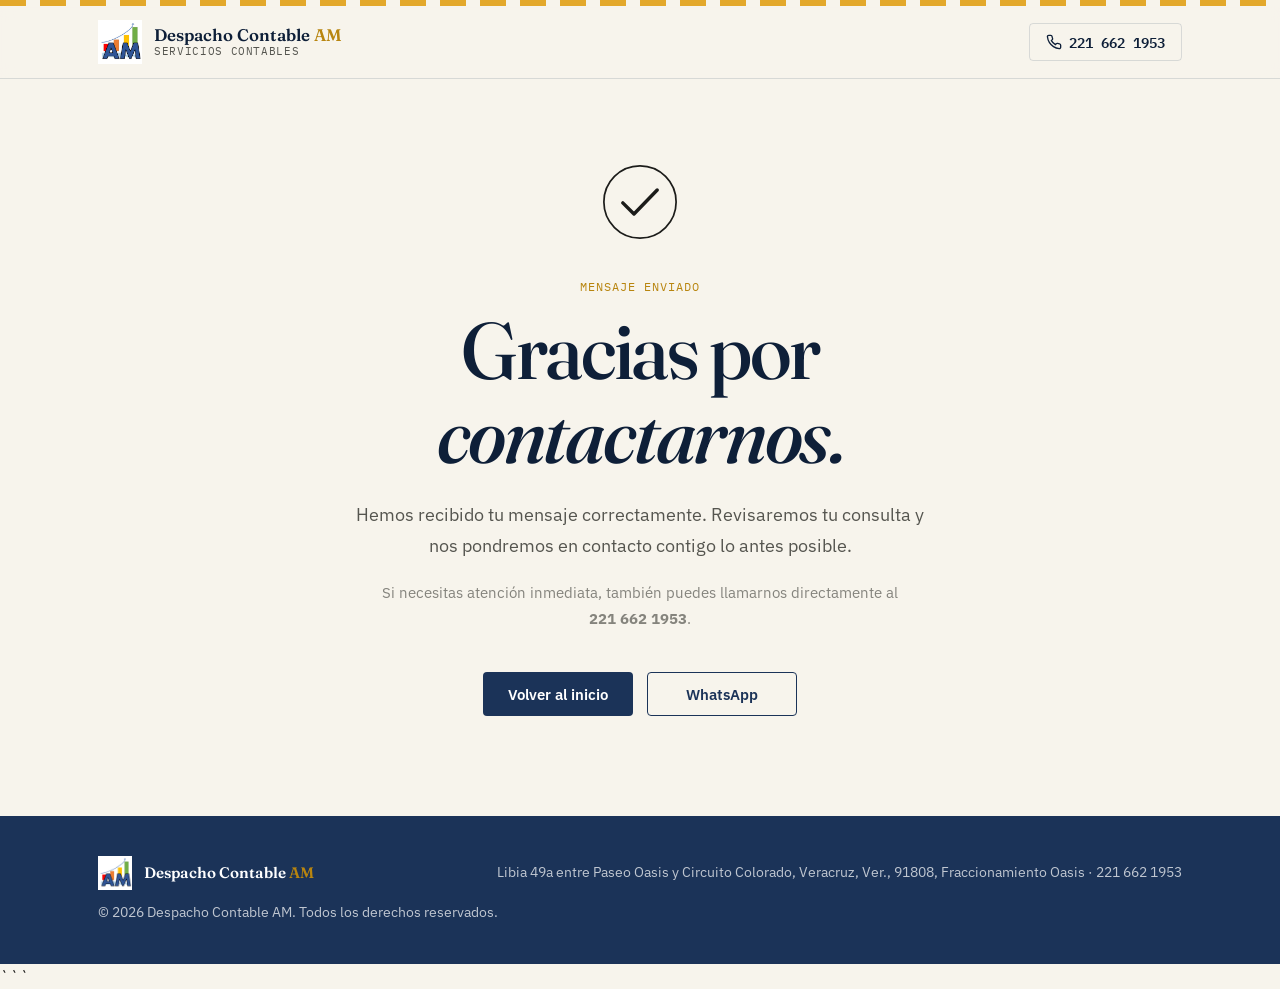
<file: gracias.html>
<!doctype html>
<html lang="es-MX">
  <head>
    <meta charset="UTF-8" />
    <meta name="viewport" content="width=device-width, initial-scale=1" />

    <meta name="robots" content="noindex, follow" />

    <title>Mensaje enviado — Despacho Contable AM</title>

    <meta
      name="description"
      content="Tu mensaje ha sido enviado correctamente a Despacho Contable AM."
    />

    <link rel="icon" href="assets/logo.png" type="image/png" />

    <link rel="preconnect" href="https://fonts.googleapis.com" />
    <link rel="preconnect" href="https://fonts.gstatic.com" crossorigin />

    <link
      href="https://fonts.googleapis.com/css2?family=Fraunces:opsz,wght@9..144,400;9..144,500;9..144,600;9..144,700&family=IBM+Plex+Sans:wght@400;500;600;700&family=IBM+Plex+Mono:wght@400;500&display=swap"
      rel="stylesheet"
    />

    <link rel="stylesheet" href="styles.css" />
  </head>

  <body>
    <div class="ledger-rule" aria-hidden="true"></div>

    <header class="site-header">
      <div class="wrap header-inner">
        <a class="brand" href="index.html">
          <img
            src="assets/logo.png"
            alt="Despacho Contable AM"
            class="brand-logo"
          />

          <span class="brand-text">
            <span class="brand-name"> Despacho Contable <em>AM</em> </span>

            <span class="brand-tag">Servicios contables</span>
          </span>
        </a>

        <a
          class="btn btn-call"
          href="https://wa.me/522216621953"
          target="_blank"
          rel="noopener"
        >
          <svg
            width="16"
            height="16"
            viewBox="0 0 24 24"
            fill="none"
            stroke="currentColor"
            stroke-width="2"
            aria-hidden="true"
          >
            <path
              d="M22 16.92v3a2 2 0 0 1-2.18 2 19.79 19.79 0 0 1-8.63-3.07 19.5 19.5 0 0 1-6-6 19.79 19.79 0 0 1-3.07-8.67A2 2 0 0 1 4.11 2h3a2 2 0 0 1 2 1.72c.127.96.362 1.903.7 2.81a2 2 0 0 1-.45 2.11L8.09 9.91a16 16 0 0 0 6 6l1.27-1.27a2 2 0 0 1 2.11-.45c.907.338 1.85.573 2.81.7A2 2 0 0 1 22 16.92z"
            />
          </svg>

          221 662 1953
        </a>
      </div>
    </header>

    <main>
      <section class="section thank-you-page">
        <div class="wrap">
          <div class="thank-you-content">
            <div class="thank-you-icon" aria-hidden="true">
              <svg
                viewBox="0 0 100 100"
                fill="none"
                xmlns="http://www.w3.org/2000/svg"
              >
                <circle cx="50" cy="50" r="42" />
                <path d="M30 51L43 64L70 36" />
              </svg>
            </div>

            <p class="eyebrow">Mensaje enviado</p>

            <h1>
              Gracias por
              <em>contactarnos.</em>
            </h1>

            <p class="thank-you-lead">
              Hemos recibido tu mensaje correctamente. Revisaremos tu consulta y
              nos pondremos en contacto contigo lo antes posible.
            </p>

            <p class="thank-you-note">
              Si necesitas atención inmediata, también puedes llamarnos
              directamente al <strong>221 662 1953</strong>.
            </p>

            <div class="thank-you-actions">
              <a href="index.html" class="btn btn-primary">
                Volver al inicio
              </a>

              <a
                class="btn btn-ghost"
                href="https://wa.me/522216621953"
                target="_blank"
                rel="noopener"
              >
                WhatsApp
              </a>
            </div>
          </div>
        </div>
      </section>
    </main>

    <footer class="site-footer">
      <div class="wrap footer-inner">
        <div class="brand footer-brand">
          <img
            src="assets/logo.png"
            alt="Despacho Contable AM"
            class="brand-logo brand-logo-sm"
          />

          <span class="brand-name"> Despacho Contable <em>AM</em> </span>
        </div>

        <p>
          <a
            href="https://maps.app.goo.gl/DfeY7uZKvS2wfUbW8"
            target="_blank"
            rel="noopener noreferrer"
          >
            Libia 49a entre Paseo Oasis y Circuito Colorado, Veracruz, Ver.,
            91808, Fraccionamiento Oasis
          </a>
          ·
          <a href="https://wa.me/522216621953" target="_blank" rel="noopener">
            221 662 1953
          </a>
        </p>

        <p class="footer-fine">
          © <span id="year"></span> Despacho Contable AM. Todos los derechos
          reservados.
        </p>
      </div>
    </footer>

    <script src="script.js"></script>
  </body>
</html>
```
</file>
<file: styles.css>
/* ============================================================
   Despacho Contable AM — design tokens
   ============================================================ */
:root {
  --navy: #1b3358;
  --navy-dark: #0e1f38;
  --navy-soft: #2c4a78;
  --gold: #e3a82b;
  --gold-dark: #b8850f;
  --green: #4b8b3b;
  --cream: #f7f4ec;
  --cream-2: #efeadc;
  --ink: #1c1c1a;
  --ink-soft: #55554f;
  --white: #ffffff;
  --line: rgba(27, 51, 88, 0.14);

  --font-display: 'Fraunces', 'Iowan Old Style', serif;
  --font-body: 'IBM Plex Sans', 'Segoe UI', sans-serif;
  --font-mono: 'IBM Plex Mono', 'SFMono-Regular', monospace;

  --wrap: 1140px;
  --radius: 4px;
  --shadow: 0 18px 40px -22px rgba(14, 31, 56, 0.35);
}

@media (prefers-reduced-motion: reduce) {
  * {
    animation-duration: 0.001ms !important;
    animation-iteration-count: 1 !important;
    transition-duration: 0.001ms !important;
    scroll-behavior: auto !important;
  }
}

*,
*::before,
*::after {
  box-sizing: border-box;
}
html {
  scroll-behavior: smooth;
}
body {
  margin: 0;
  background: var(--cream);
  color: var(--ink);
  font-family: var(--font-body);
  font-size: 16px;
  line-height: 1.55;
  -webkit-font-smoothing: antialiased;
}
img {
  max-width: 100%;
  display: block;
}
a {
  color: inherit;
  text-decoration: none;
}
h1,
h2,
h3 {
  font-family: var(--font-display);
  color: var(--navy-dark);
  margin: 0 0 0.5em;
  font-weight: 600;
  letter-spacing: -0.01em;
}
p {
  margin: 0 0 1em;
  color: var(--ink-soft);
}
ul {
  margin: 0;
  padding: 0;
  list-style: none;
}

.wrap {
  width: 100%;
  max-width: var(--wrap);
  margin: 0 auto;
  padding: 0 28px;
}

/* thin ledger rule across the very top, a nod to a ruled account book */
.ledger-rule {
  height: 6px;
  background: repeating-linear-gradient(
    90deg,
    var(--gold) 0 26px,
    transparent 26px 40px
  );
}

/* ---------- eyebrow / labels ---------- */
.eyebrow {
  font-family: var(--font-mono);
  font-size: 0.78rem;
  letter-spacing: 0.08em;
  text-transform: uppercase;
  color: var(--gold-dark);
  margin: 0 0 0.9em;
}

/* ============================================================
   Buttons
   ============================================================ */
.btn {
  display: inline-flex;
  align-items: center;
  justify-content: center;
  gap: 0.5em;
  padding: 0.8em 1.5em;
  border-radius: var(--radius);
  font-weight: 600;
  font-size: 0.95rem;
  line-height: 1.2;
  border: 1.5px solid transparent;
  transition:
    transform 0.15s ease,
    box-shadow 0.15s ease,
    background-color 0.15s ease,
    color 0.15s ease;
  white-space: nowrap;
}
.btn:focus-visible {
  outline: 3px solid var(--gold);
  outline-offset: 2px;
}
.btn-primary {
  background: var(--navy);
  color: var(--white);
  box-shadow: var(--shadow);
}
.btn-primary:hover {
  background: var(--navy-dark);
  transform: translateY(-1px);
}
.btn-ghost {
  border-color: var(--navy);
  color: var(--navy);
}
.btn-ghost:hover {
  background: var(--navy);
  color: var(--white);
}
.btn-call {
  border-color: var(--line);
  color: var(--navy-dark);
  font-family: var(--font-mono);
  font-size: 0.9rem;
  padding: 0.65em 1.1em;
}
.btn-call:hover {
  border-color: var(--navy);
}

/* ============================================================
   Header
   ============================================================ */
.site-header {
  position: sticky;
  top: 0;
  z-index: 50;
  background: rgba(247, 244, 236, 0.92);
  backdrop-filter: blur(8px);
  border-bottom: 1px solid var(--line);
}
.header-inner {
  display: flex;
  align-items: center;
  gap: 24px;
  padding-top: 14px;
  padding-bottom: 14px;
}
.brand {
  display: flex;
  align-items: center;
  gap: 12px;
  margin-right: auto;
}
.brand-logo {
  width: 44px;
  height: 44px;
  object-fit: contain;
}
.brand-logo-sm {
  width: 34px;
  height: 34px;
}
.brand-text {
  display: flex;
  flex-direction: column;
  line-height: 1.15;
}
.brand-name {
  font-family: var(--font-display);
  font-weight: 600;
  font-size: 1.05rem;
  color: var(--navy-dark);
}
.brand-name em {
  font-style: normal;
  color: var(--gold-dark);
}
.brand-tag {
  font-family: var(--font-mono);
  font-size: 0.68rem;
  letter-spacing: 0.06em;
  text-transform: uppercase;
  color: var(--ink-soft);
}

.site-nav {
  display: flex;
  gap: 28px;
}
.site-nav a {
  font-weight: 500;
  font-size: 0.95rem;
  color: var(--navy-dark);
  position: relative;
  padding: 4px 0;
}
.site-nav a::after {
  content: '';
  position: absolute;
  left: 0;
  right: 0;
  bottom: -2px;
  height: 2px;
  background: var(--gold);
  transform: scaleX(0);
  transform-origin: left;
  transition: transform 0.2s ease;
}
.site-nav a:hover::after {
  transform: scaleX(1);
}

.nav-toggle {
  display: none;
  flex-direction: column;
  justify-content: center;
  gap: 5px;
  width: 40px;
  height: 40px;
  background: none;
  border: 1px solid var(--line);
  border-radius: var(--radius);
  cursor: pointer;
}
.nav-toggle span {
  display: block;
  height: 2px;
  background: var(--navy-dark);
  margin: 0 8px;
}

/* ============================================================
   Hero
   ============================================================ */
.hero {
  position: relative;
  overflow: hidden;
  padding: 76px 0 60px;
  background:
    radial-gradient(
      1100px 480px at 78% -10%,
      rgba(227, 168, 43, 0.14),
      transparent 60%
    ),
    var(--cream);
}
.hero-inner {
  display: grid;
  grid-template-columns: 1.05fr 1fr;
  align-items: center;
  gap: 48px;
}
.hero-copy h1 {
  font-size: clamp(2.3rem, 4.2vw, 3.4rem);
  line-height: 1.06;
  margin-bottom: 0.4em;
}
.hero-copy h1 em {
  font-style: normal;
  color: var(--gold-dark);
}
.hero-lead {
  font-size: 1.08rem;
  max-width: 46ch;
}
.hero-actions {
  display: flex;
  gap: 14px;
  flex-wrap: wrap;
  margin: 22px 0 20px;
}

.hero-status {
  display: inline-flex;
  align-items: center;
  gap: 9px;
  font-family: var(--font-mono);
  font-size: 0.82rem;
  color: var(--ink-soft);
  background: var(--white);
  border: 1px solid var(--line);
  padding: 8px 14px;
  border-radius: 999px;
}
.status-dot {
  width: 8px;
  height: 8px;
  border-radius: 50%;
  background: var(--ink-soft);
  box-shadow: 0 0 0 3px rgba(0, 0, 0, 0.05);
}
.status-dot.open {
  background: var(--green);
  box-shadow: 0 0 0 3px rgba(75, 139, 59, 0.18);
}
.status-dot.closed {
  background: #b8412f;
  box-shadow: 0 0 0 3px rgba(184, 65, 47, 0.15);
}

.hero-chart {
  position: relative;
}
.chart-svg {
  width: 100%;
  height: auto;
  overflow: visible;
}
.grid-lines line {
  stroke: var(--line);
  stroke-width: 1;
}
.bar {
  fill: var(--navy);
  opacity: 0;
  transform-box: fill-box;
  transform-origin: bottom;
  animation: rise 0.7s cubic-bezier(0.2, 0.7, 0.3, 1) forwards;
}
.bar-1 {
  fill: #b8412f;
  animation-delay: 0.05s;
}
.bar-2 {
  fill: var(--gold);
  animation-delay: 0.18s;
}
.bar-3 {
  fill: var(--navy-soft);
  animation-delay: 0.31s;
}
.bar-4 {
  fill: var(--green);
  animation-delay: 0.44s;
}
.bar-5 {
  fill: var(--navy);
  animation-delay: 0.57s;
}
@keyframes rise {
  from {
    opacity: 0;
    transform: scaleY(0);
  }
  to {
    opacity: 1;
    transform: scaleY(1);
  }
}
.ascend-line {
  fill: none;
  stroke: var(--navy-dark);
  stroke-width: 3.5;
  stroke-linecap: round;
  stroke-dasharray: 620;
  stroke-dashoffset: 620;
  animation: draw 1.1s 0.5s cubic-bezier(0.3, 0.6, 0.2, 1) forwards;
}
.ascend-arrow {
  fill: var(--navy-dark);
  opacity: 0;
  animation: fadeIn 0.3s 1.5s forwards;
}
@keyframes draw {
  to {
    stroke-dashoffset: 0;
  }
}
@keyframes fadeIn {
  to {
    opacity: 1;
  }
}
.chart-caption {
  font-family: var(--font-mono);
  font-size: 0.8rem;
  color: var(--ink-soft);
  text-align: center;
  margin-top: -6px;
}

/* ============================================================
   Section shell
   ============================================================ */
.section {
  padding: 84px 0;
}
.section h2 {
  font-size: clamp(1.7rem, 3vw, 2.3rem);
  max-width: 22ch;
}

.services {
  background: var(--white);
  border-top: 1px solid var(--line);
  border-bottom: 1px solid var(--line);
}
.service-grid {
  display: grid;
  grid-template-columns: repeat(3, 1fr);
  gap: 1px;
  background: var(--line);
  border: 1px solid var(--line);
  margin-top: 40px;
}
.service-card {
  background: var(--white);
  padding: 32px 28px;
  transition: background-color 0.18s ease;
}
.service-card:hover {
  background: var(--cream);
}
.service-mark {
  display: inline-block;
  font-family: var(--font-mono);
  font-size: 0.74rem;
  letter-spacing: 0.04em;
  color: var(--gold-dark);
  border: 1px solid var(--gold);
  border-radius: 999px;
  padding: 3px 10px;
  margin-bottom: 16px;
}
.service-card h3 {
  font-size: 1.15rem;
  margin-bottom: 0.35em;
}
.service-card p {
  font-size: 0.95rem;
  margin: 0;
}

/* ---------- about ---------- */
.about-inner {
  display: grid;
  grid-template-columns: 1.2fr 0.8fr;
  gap: 56px;
  align-items: center;
}
.about-points {
  margin-top: 18px;
  display: flex;
  flex-direction: column;
  gap: 12px;
}
.about-points li {
  position: relative;
  padding-left: 26px;
  color: var(--ink);
  font-weight: 500;
}
.about-points li::before {
  content: '';
  position: absolute;
  left: 0;
  top: 0.45em;
  width: 12px;
  height: 12px;
  border: 2px solid var(--green);
  border-radius: 2px;
}
.about-figure {
  display: flex;
  justify-content: center;
}
.figure-svg {
  width: 260px;
  height: 260px;
}
.figure-ring {
  fill: none;
  stroke: var(--line);
  stroke-width: 10;
}
.figure-tick {
  fill: none;
  stroke: var(--green);
  stroke-width: 10;
  stroke-linecap: round;
  stroke-linejoin: round;
  stroke-dasharray: 140;
  stroke-dashoffset: 140;
  animation: draw 1s 0.2s cubic-bezier(0.3, 0.6, 0.2, 1) forwards;
}

/* ---------- schedule ---------- */
.schedule {
  background: var(--navy-dark);
  color: var(--white);
}
.schedule h2 {
  color: var(--white);
}
.schedule-lead {
  color: rgba(255, 255, 255, 0.72);
  max-width: 42ch;
}
.schedule-inner {
  display: grid;
  grid-template-columns: 1fr 1fr;
  gap: 56px;
  align-items: center;
}
.schedule-status {
  background: rgba(255, 255, 255, 0.06);
  border-color: rgba(255, 255, 255, 0.16);
  color: rgba(255, 255, 255, 0.85);
}
.schedule-table {
  width: 100%;
  border-collapse: collapse;
  font-family: var(--font-mono);
  font-size: 0.92rem;
  background: rgba(255, 255, 255, 0.03);
  border: 1px solid rgba(255, 255, 255, 0.14);
}
.schedule-table th,
.schedule-table td {
  text-align: left;
  padding: 13px 18px;
  border-bottom: 1px solid rgba(255, 255, 255, 0.1);
  font-weight: 400;
  color: rgba(255, 255, 255, 0.85);
}
.schedule-table th {
  color: rgba(255, 255, 255, 0.55);
  font-weight: 500;
  width: 40%;
}
.schedule-table tr:last-child th,
.schedule-table tr:last-child td {
  border-bottom: none;
}
.schedule-table td.closed {
  color: rgba(255, 255, 255, 0.4);
}
.schedule-table tr.is-today {
  background: rgba(227, 168, 43, 0.1);
}
.schedule-table tr.is-today th {
  color: var(--gold);
}

/* ---------- contact ---------- */
.contact-inner {
  display: grid;
  grid-template-columns: 1fr 1fr;
  gap: 56px;
  align-items: start;
}
.contact-list {
  display: flex;
  flex-direction: column;
  gap: 4px;
  margin: 22px 0 26px;
}
.contact-item {
  display: flex;
  align-items: center;
  gap: 14px;
  padding: 14px 4px;
  border-bottom: 1px solid var(--line);
  color: var(--navy-dark);
  font-weight: 500;
  transition:
    color 0.15s ease,
    padding-left 0.15s ease;
}
.contact-item svg {
  flex-shrink: 0;
  color: var(--gold-dark);
}
.contact-item:hover {
  color: var(--gold-dark);
  padding-left: 8px;
}
.contact-map {
  border: 1px solid var(--line);
  border-radius: var(--radius);
  overflow: hidden;
  box-shadow: var(--shadow);
  aspect-ratio: 6/5;
  margin-top: 2rem;
}

.contact-map iframe {
  width: 100%;
  height: 100%;
  border: 0;
}

/* ---------- contact form ---------- */
.contact-form {
  background: var(--white);
  border: 1px solid var(--line);
  border-radius: var(--radius);
  padding: 32px;
  box-shadow: var(--shadow);
}

.contact-form form {
  display: flex;
  flex-direction: column;
  gap: 18px;
}

.form-field {
  display: flex;
  flex-direction: column;
  gap: 6px;
}

.form-field label {
  font-family: var(--font-mono);
  font-size: 0.78rem;
  letter-spacing: 0.04em;
  color: var(--navy-dark);
  font-weight: 500;
}

.form-field input,
.form-field textarea {
  width: 100%;
  padding: 12px 14px;
  border: 1px solid var(--line);
  border-radius: var(--radius);
  background: var(--cream);
  color: var(--ink);
  font-family: var(--font-body);
  font-size: 0.95rem;
  line-height: 1.5;
  transition:
    border-color 0.15s ease,
    box-shadow 0.15s ease,
    background-color 0.15s ease;
}

.form-field textarea {
  min-height: 140px;
  resize: vertical;
}

.form-field input::placeholder,
.form-field textarea::placeholder {
  color: var(--ink-soft);
  opacity: 0.7;
}

.form-field input:focus,
.form-field textarea:focus {
  outline: none;
  border-color: var(--gold-dark);
  background: var(--white);
  box-shadow: 0 0 0 3px rgba(227, 168, 43, 0.15);
}

.form-field input:focus-visible,
.form-field textarea:focus-visible {
  outline: 2px solid var(--gold);
  outline-offset: 1px;
}

/* ---------- privacy checkbox ---------- */
.form-privacy {
  margin-top: 2px;
}

.form-privacy label {
  display: flex;
  align-items: flex-start;
  gap: 10px;
  color: var(--ink-soft);
  font-size: 0.82rem;
  line-height: 1.45;
  cursor: pointer;
}

.form-privacy input[type='checkbox'] {
  flex: 0 0 auto;
  width: 16px;
  height: 16px;
  margin: 2px 0 0;
  accent-color: var(--navy);
  cursor: pointer;
}

.form-privacy a {
  color: var(--navy);
  text-decoration: underline;
  text-underline-offset: 2px;
}

.form-privacy a:hover {
  color: var(--gold-dark);
}

/* ---------- form button ---------- */
.contact-form .btn {
  align-self: flex-start;
  cursor: pointer;
}

.contact-form .btn:disabled {
  opacity: 0.6;
  cursor: not-allowed;
}

/* ---------- mobile ---------- */
@media (max-width: 480px) {
  .contact-form {
    padding: 24px 18px;
  }

  .contact-form form {
    gap: 16px;
  }

  .contact-form .btn {
    width: 100%;
    justify-content: center;
  }
}

.contact-form h3 {
  font-size: 2rem;
  margin-bottom: 24px;
}

.contact-form .eyebrow {
  margin-bottom: 0.5em;
  font-size: large;
}

/* ============================================================
   Footer
   ============================================================ */
.site-footer {
  background: var(--navy);
  color: rgba(255, 255, 255, 0.72);
  padding: 40px 0;
}
.footer-inner {
  display: flex;
  flex-wrap: wrap;
  align-items: center;
  gap: 12px 24px;
  justify-content: space-between;
}
.footer-brand .brand-name {
  color: var(--white);
  font-size: 0.95rem;
}
.footer-fine {
  width: 100%;
  font-size: 0.8rem;
  margin: 0;
  color: rgba(255, 255, 255, 0.45);
}
.site-footer p {
  margin: 0;
  color: inherit;
  font-size: 0.88rem;
}

/* ============================================================
   Responsive
   ============================================================ */
@media (max-width: 900px) {
  .hero-inner,
  .about-inner,
  .schedule-inner,
  .contact-inner {
    grid-template-columns: 1fr;
  }
  .about-figure {
    order: -1;
  }
  .service-grid {
    grid-template-columns: repeat(2, 1fr);
  }
}

@media (max-width: 720px) {
  .site-nav {
    position: absolute;
    top: 100%;
    left: 0;
    right: 0;
    background: var(--cream);
    border-bottom: 1px solid var(--line);
    flex-direction: column;
    gap: 0;
    padding: 8px 28px 18px;
    display: none;
  }
  .site-nav.is-open {
    display: flex;
  }
  .site-nav a {
    padding: 12px 0;
    border-bottom: 1px solid var(--line);
  }
  .nav-toggle {
    display: flex;
  }
  .btn-call {
    display: none;
  }
  .service-grid {
    grid-template-columns: 1fr;
  }
  .section {
    padding: 60px 0;
  }
  .hero {
    padding: 48px 0 40px;
  }
}

@media (max-width: 480px) {
  .wrap {
    padding: 0 18px;
  }
  .hero-actions {
    flex-direction: column;
    align-items: stretch;
  }
  .btn {
    justify-content: center;
  }
}

/* =========================================================
   PÁGINA DE AGRADECIMIENTO
   ========================================================= */

.thank-you-page {
  min-height: calc(100vh - 180px);
  display: flex;
  align-items: center;
  padding-top: 80px;
  padding-bottom: 100px;
}

.thank-you-content {
  max-width: 720px;
  margin: 0 auto;
  text-align: center;
}

.thank-you-icon {
  width: 86px;
  height: 86px;
  margin: 0 auto 32px;
}

.thank-you-icon svg {
  display: block;
  width: 100%;
  height: 100%;
}

.thank-you-icon circle {
  stroke: currentColor;
  stroke-width: 2;
}

.thank-you-icon path {
  stroke: currentColor;
  stroke-width: 4;
  stroke-linecap: round;
  stroke-linejoin: round;
}

.thank-you-content h1 {
  max-width: 650px;
  margin: 12px auto 24px;
  font-family: 'Fraunces', serif;
  font-size: clamp(2.8rem, 7vw, 5rem);
  font-weight: 500;
  line-height: 1.05;
  letter-spacing: -0.03em;
}

.thank-you-content h1 em {
  font-style: italic;
}

.thank-you-lead {
  max-width: 600px;
  margin: 0 auto 18px;
  font-family: 'IBM Plex Sans', sans-serif;
  font-size: 1.1rem;
  line-height: 1.75;
}

.thank-you-note {
  max-width: 540px;
  margin: 0 auto;
  font-family: 'IBM Plex Sans', sans-serif;
  font-size: 0.95rem;
  line-height: 1.7;
  opacity: 0.7;
}

.thank-you-actions {
  display: flex;
  justify-content: center;
  gap: 14px;
  margin-top: 40px;
}

.thank-you-actions .btn {
  min-width: 150px;
}

/* ---------- responsive ---------- */

@media (max-width: 768px) {
  .thank-you-page {
    min-height: calc(100vh - 140px);
    padding-top: 60px;
    padding-bottom: 80px;
  }

  .thank-you-icon {
    width: 72px;
    height: 72px;
    margin-bottom: 26px;
  }

  .thank-you-content h1 {
    font-size: clamp(2.6rem, 11vw, 4rem);
  }

  .thank-you-lead {
    font-size: 1rem;
  }
}

@media (max-width: 480px) {
  .thank-you-page {
    padding-top: 48px;
    padding-bottom: 64px;
  }

  .thank-you-actions {
    flex-direction: column;
    gap: 10px;
  }

  .thank-you-actions .btn {
    width: 100%;
  }
}

/* ------ button to top --------- */

.back-to-top {
  position: fixed;
  right: 24px;
  bottom: 24px;
  width: 48px;
  height: 48px;
  border: none;
  border-radius: 50%;
  background: var(--green);
  color: var(--white);
  font-size: 24px;
  line-height: 1;
  cursor: pointer;
  display: grid;
  place-items: center;
  opacity: 0;
  visibility: hidden;
  transform: translateY(10px);
  transition:
    opacity 0.2s ease,
    visibility 0.2s ease,
    transform 0.2s ease,
    background-color 0.2s ease;
  z-index: 1000;
}

.back-to-top.is-visible {
  opacity: 1;
  visibility: visible;
  transform: translateY(0);
}

.back-to-top:hover {
  background: #3d7430;
  transform: translateY(-3px);
}

.back-to-top:focus-visible {
  outline: 3px solid var(--gold);
  outline-offset: 3px;
}
</file>
